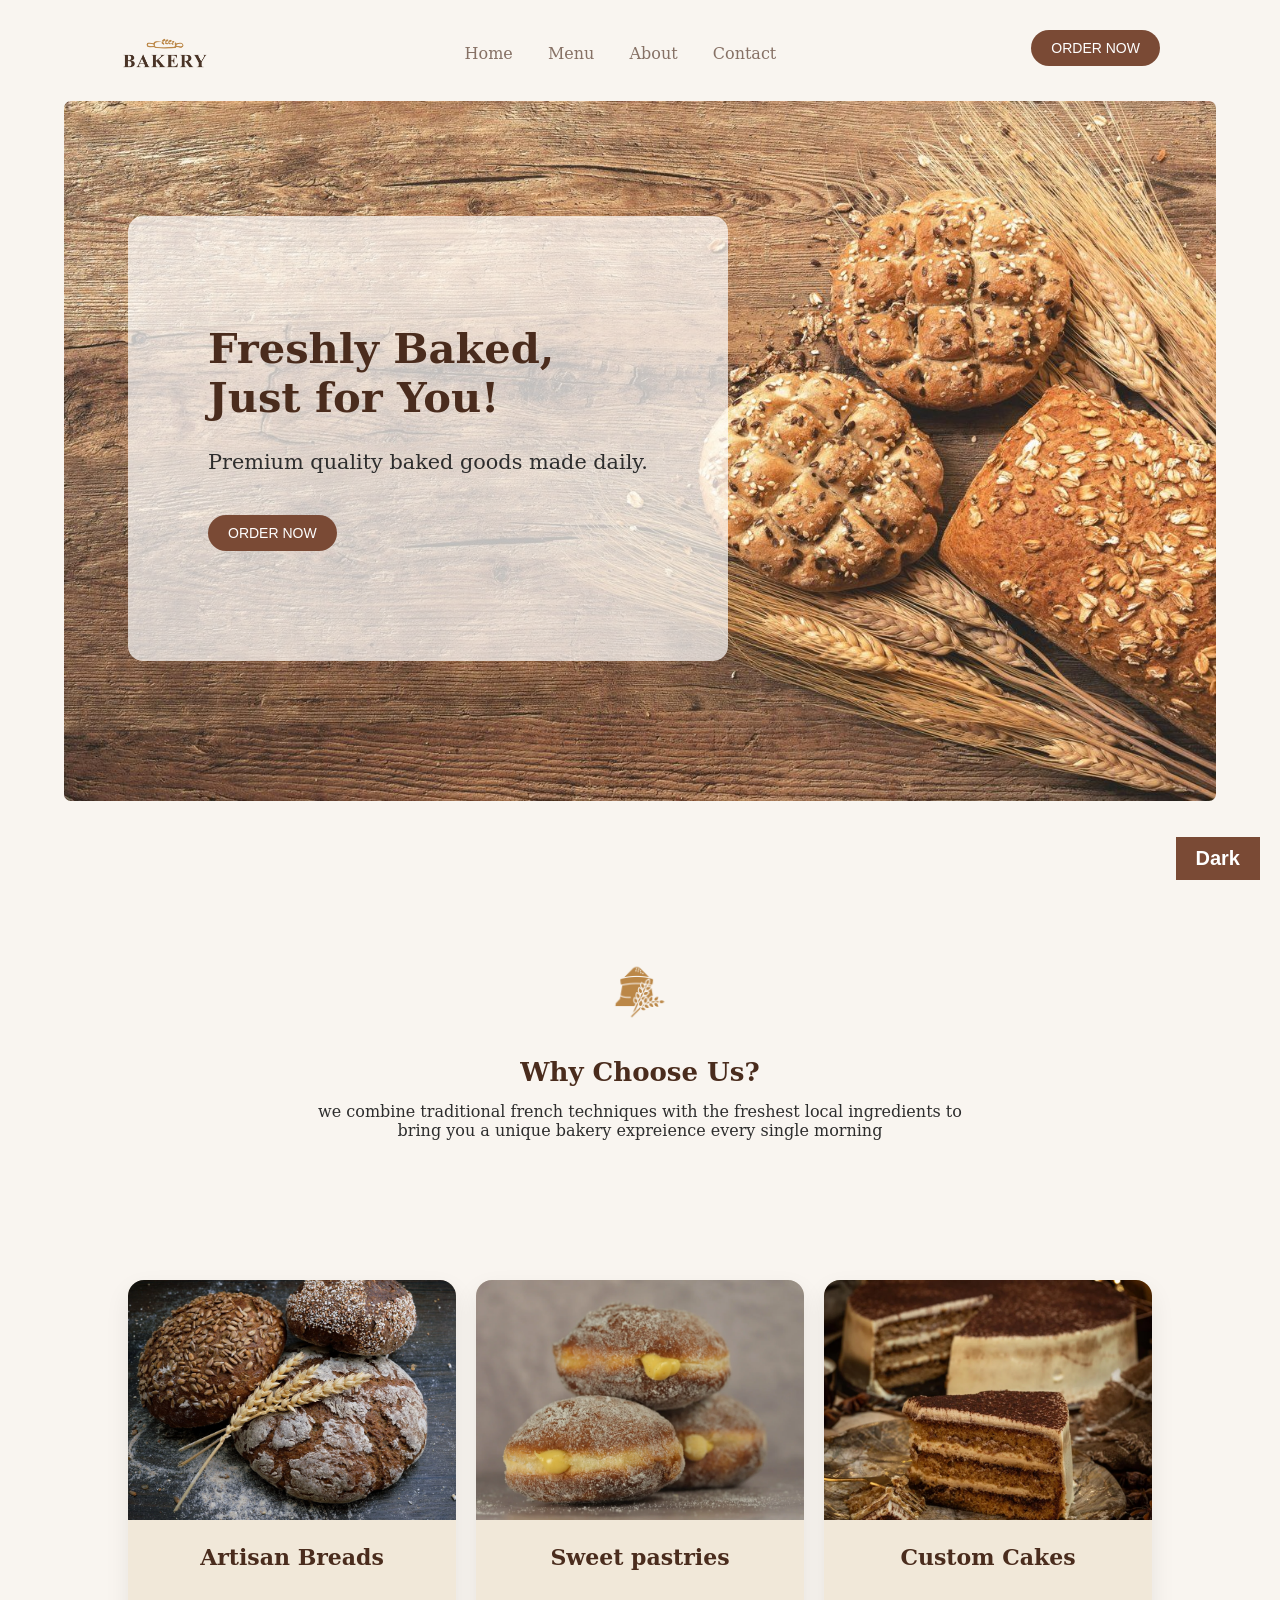
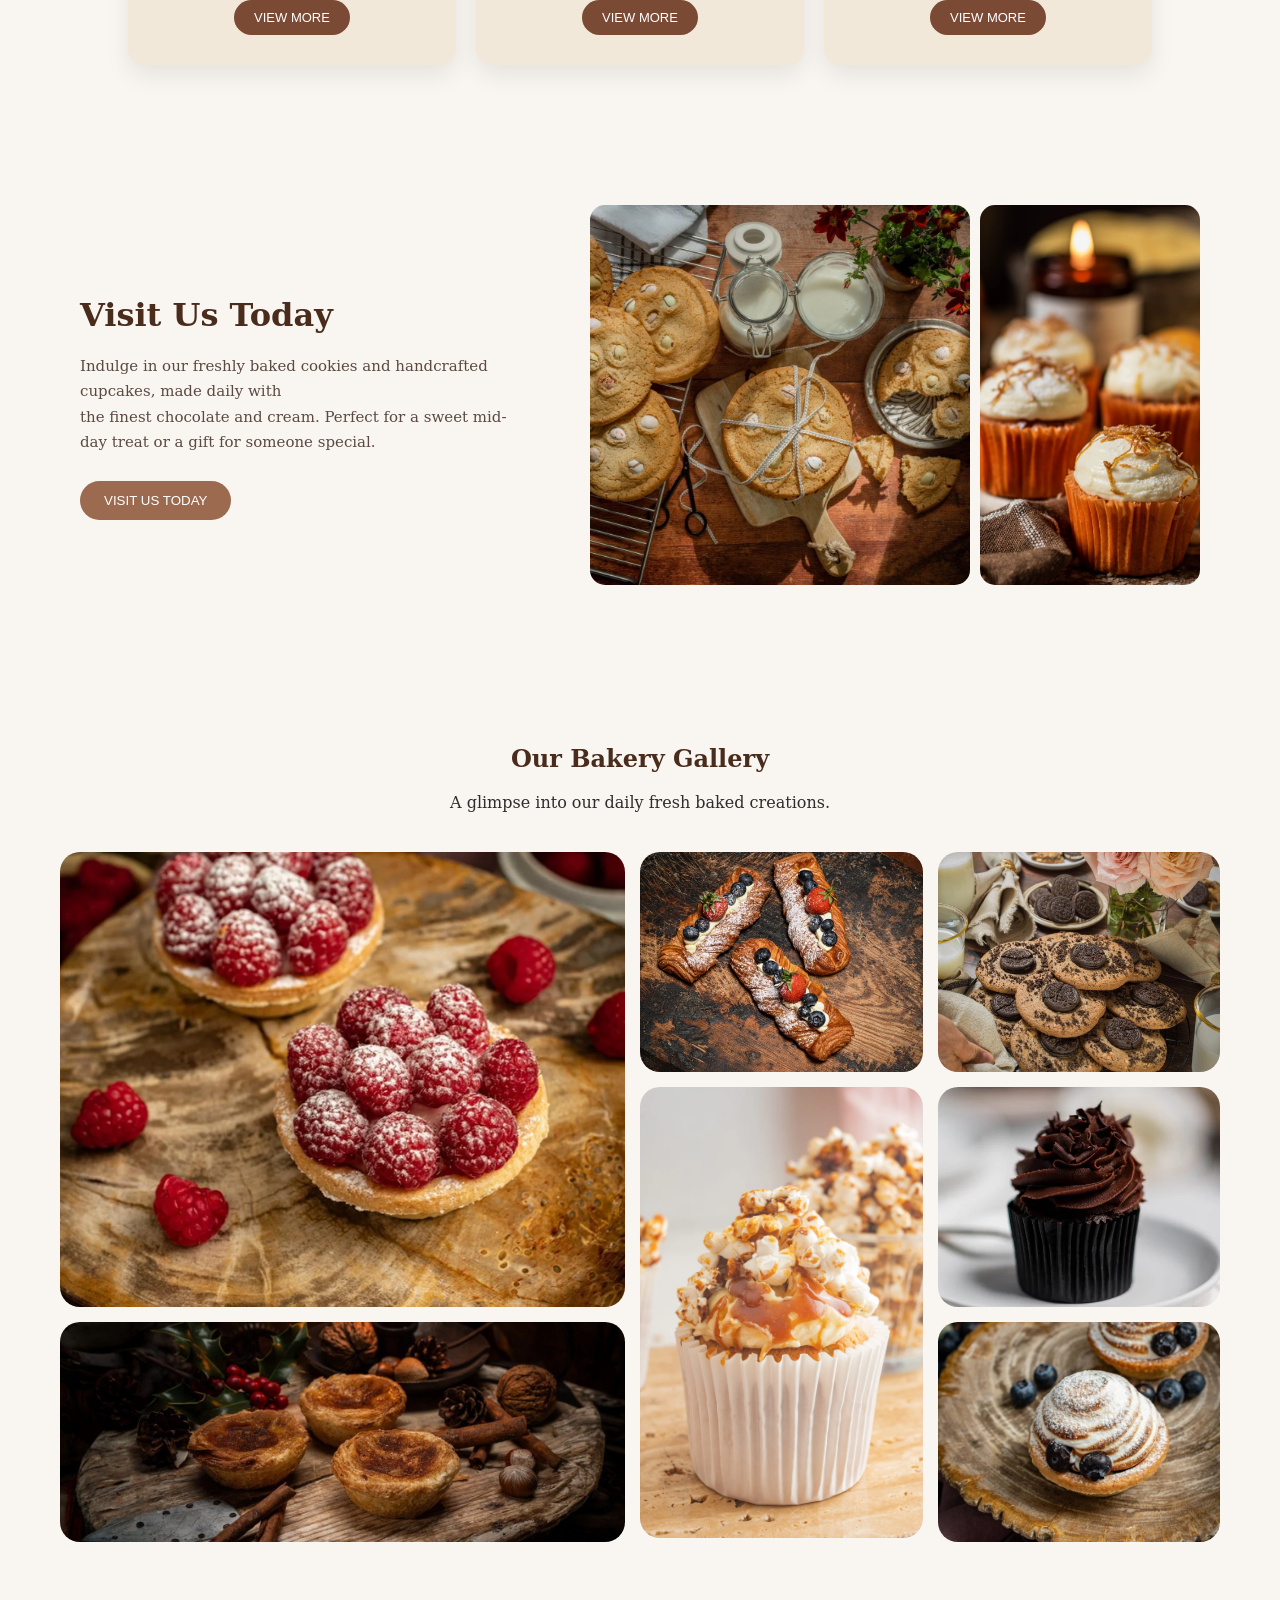
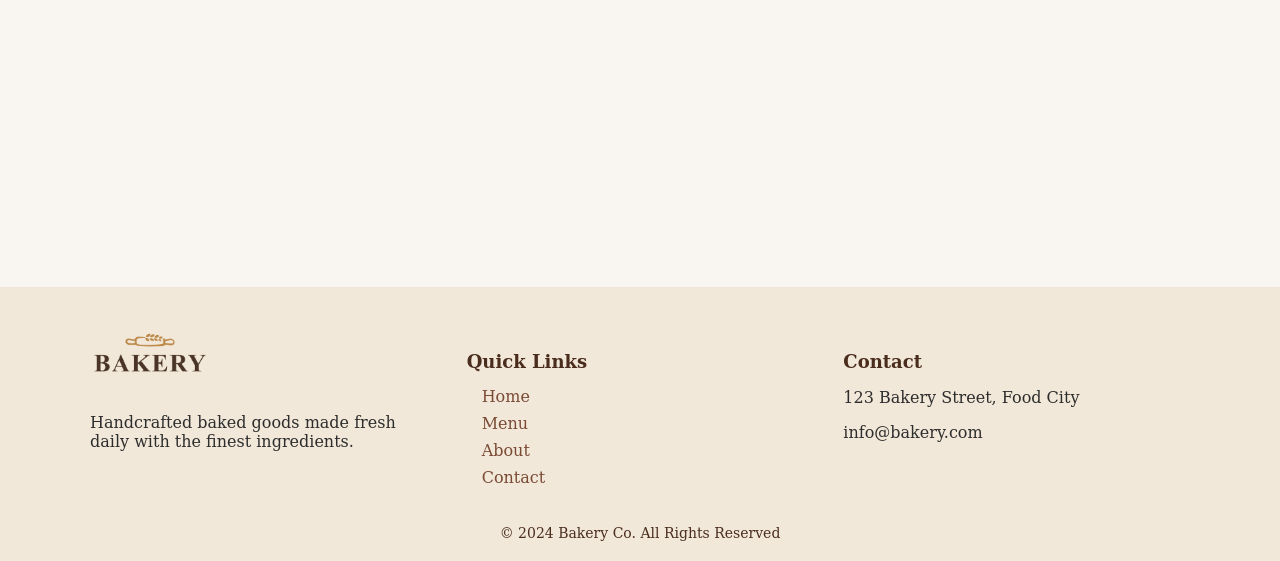
<file: src/index.html>
<!DOCTYPE html>
<html lang="en">

<head>
  <meta charset="UTF-8">
  <title>Bakery</title>
  <link rel="stylesheet" href="style.css">
</head>

<body>

  <header class="header">
    <img src="images/logo.png" alt="Bakery Logo">
    <nav>
      <a href="index.html">Home</a>
      <a href="menu.html">Menu</a>
      <a href="about.html">About</a>
      <a href="contact.html">Contact</a>
    </nav>
    <button class="btn">ORDER NOW</button>
  </header>

  <div class="hero">
    <img src="images/hero1.jpg" alt="This is hero1">
    <div class="hero-text">
      <h1>Freshly Baked, <br> Just for You!</h1>
      <p>Premium quality baked goods made daily.</p>
      <button class="btn">ORDER NOW</button>
    </div>
  </div>

  <button id="dark-mood">Dark</button>
  <button id="top">TOP</button>

  <section class="why">
    <div class="why">
      <img src="images/icon.png">
      <h2>Why Choose Us?</h2>
      <p> we combine traditional french techniques with the freshest local ingredients to bring you
        a unique bakery expreience every single morning
      </p>
    </div>
    <div class="cards">
      <div class="card">
        <img src="images/bread.png">
        <h3>Artisan Breads</h3>
         
        <button class="btn small">VIEW MORE</button>
      </div>
      <div class="card">
        <img src="images/pastries.png">
        <h3> Sweet pastries </h3>
        <button class="btn small">VIEW MORE</button>
      </div>
      <div class="card">
        <img src="images/cakes.png">
        <h3>Custom Cakes</h3>
        <button class="btn small">VIEW MORE</button>
      </div>
    </div>
  </section>

  <section class="visit">
    <div class="visit-text">
      <h2>Visit Us Today</h2>
      <p>
        Indulge in our freshly baked cookies and handcrafted cupcakes, made daily with <br>
        the finest chocolate and cream. Perfect for a sweet mid-day treat or a gift for someone special.
      </p>
      <button>VISIT US TODAY</button>
    </div>
    <div class="visit-images">
      <div class="visit-images">
        <img src="images/8.png" class="big" alt="Cookies">
        <img src="images/2.png" class="small" alt="Cupcakes">
      </div>

    </div>
  </section>

  <section class="gallery">
    <h2>Our Bakery Gallery</h2>
    <div class="grid">
      <p class="gallery-text">
        A glimpse into our daily fresh baked creations.
      </p>
    </div>
    <div class="gallery-grid">
      <img src="images/4.png" class="one">
      <img src="images/5.png" class="two">
      <img src="images/9.png" class="three">
      <img src="images/6.png" class="four">
      <img src="images/1.png" class="five">
      <img src="images/74.jpeg" class="six">
      <img src="images/3.png" class="seven">
    </div>
  </section>


  <footer class="footer">
    <div class="footer-content">
      <div class="footer-col">
        <img src="images/logo.png" alt="Bakery Logo" class="footer-logo">
        <p>
          Handcrafted baked goods made fresh daily
          with the finest ingredients.
        </p>
      </div>
      <div class="footer-col">
        <h4>Quick Links</h4>
        <nav class="footer-links">
          <a href="index.html">Home</a>
          <a href="menu.html">Menu</a>
          <a href="about.html">About</a>
          <a href="contact.html">Contact</a>
        </nav>
      </div>
      <div class="footer-col">
        <h4>Contact</h4>
        <p>123 Bakery Street, Food City</p>
        <p>info@bakery.com</p>
      </div>

    </div>
    <div class="footer-copy">
      © 2024 Bakery Co. All Rights Reserved
    </div>
  </footer>


  <script src="script.js"></script>
</body>
</file>
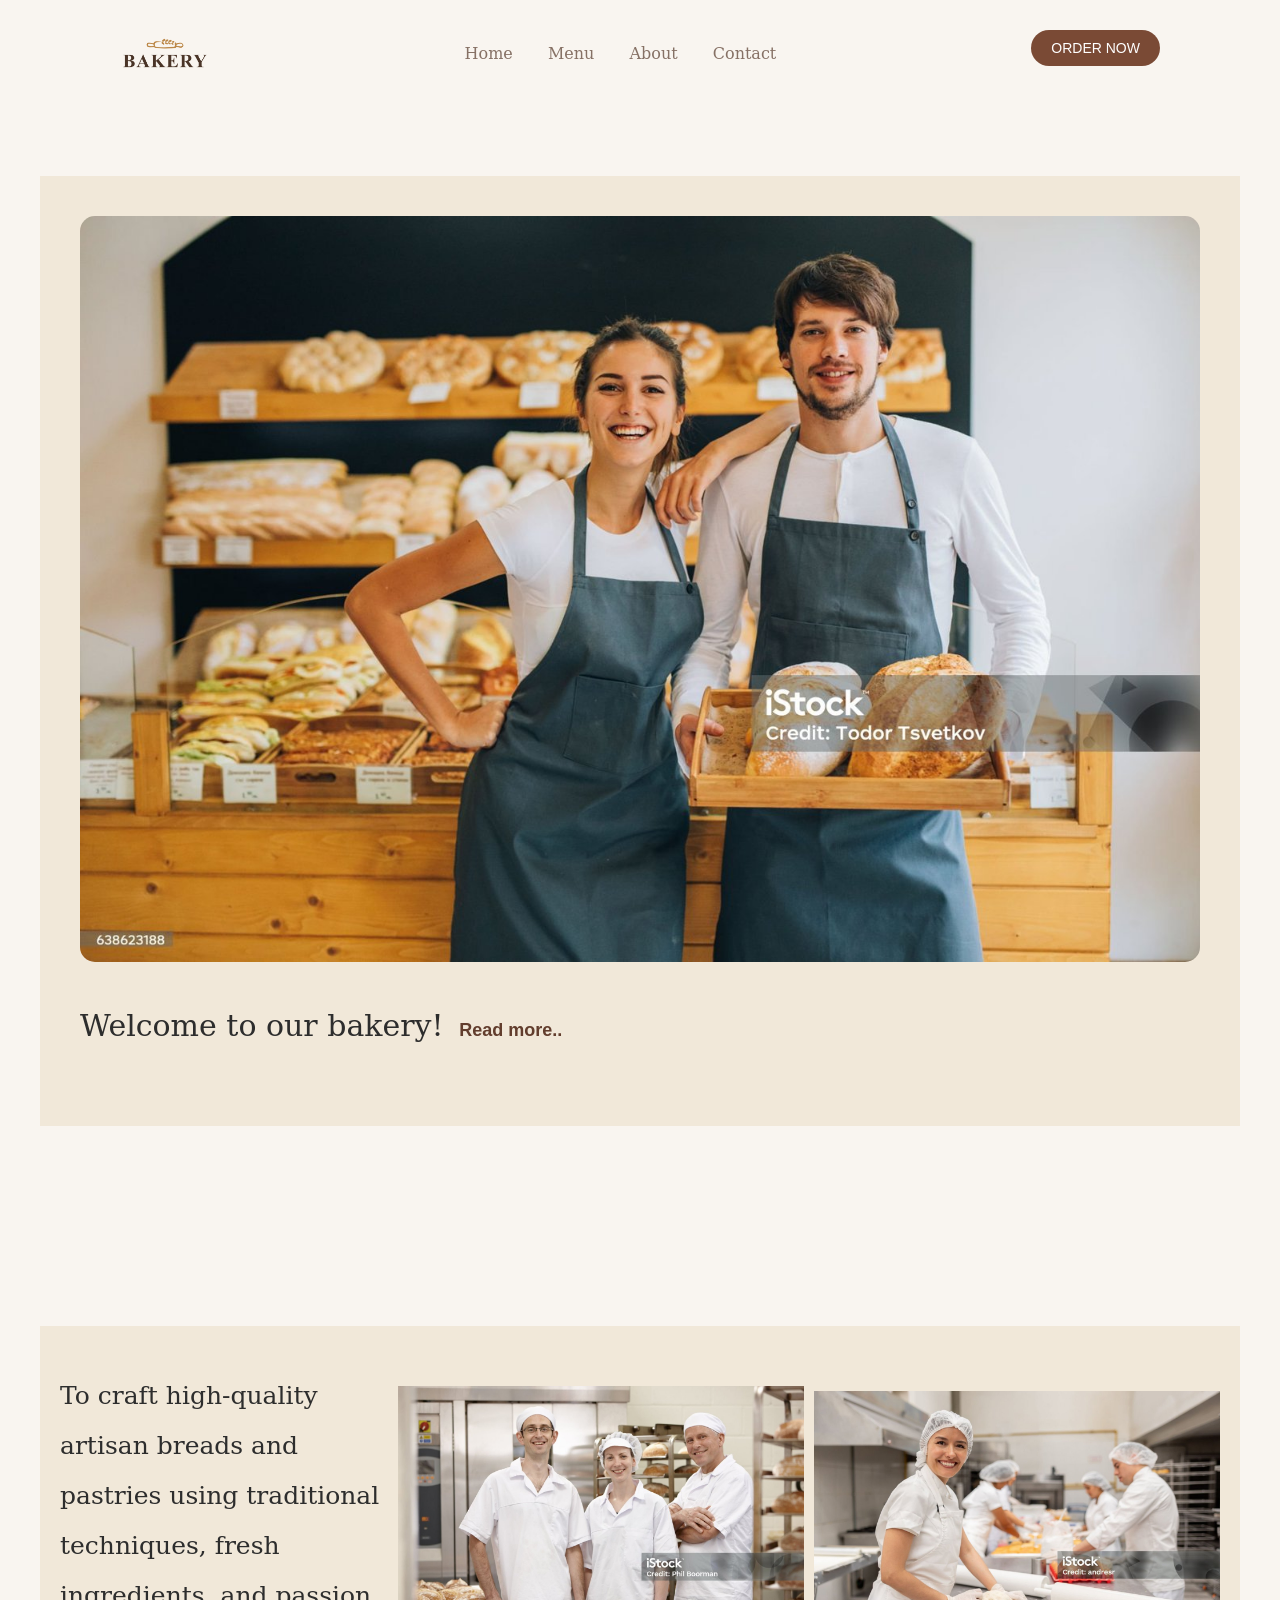
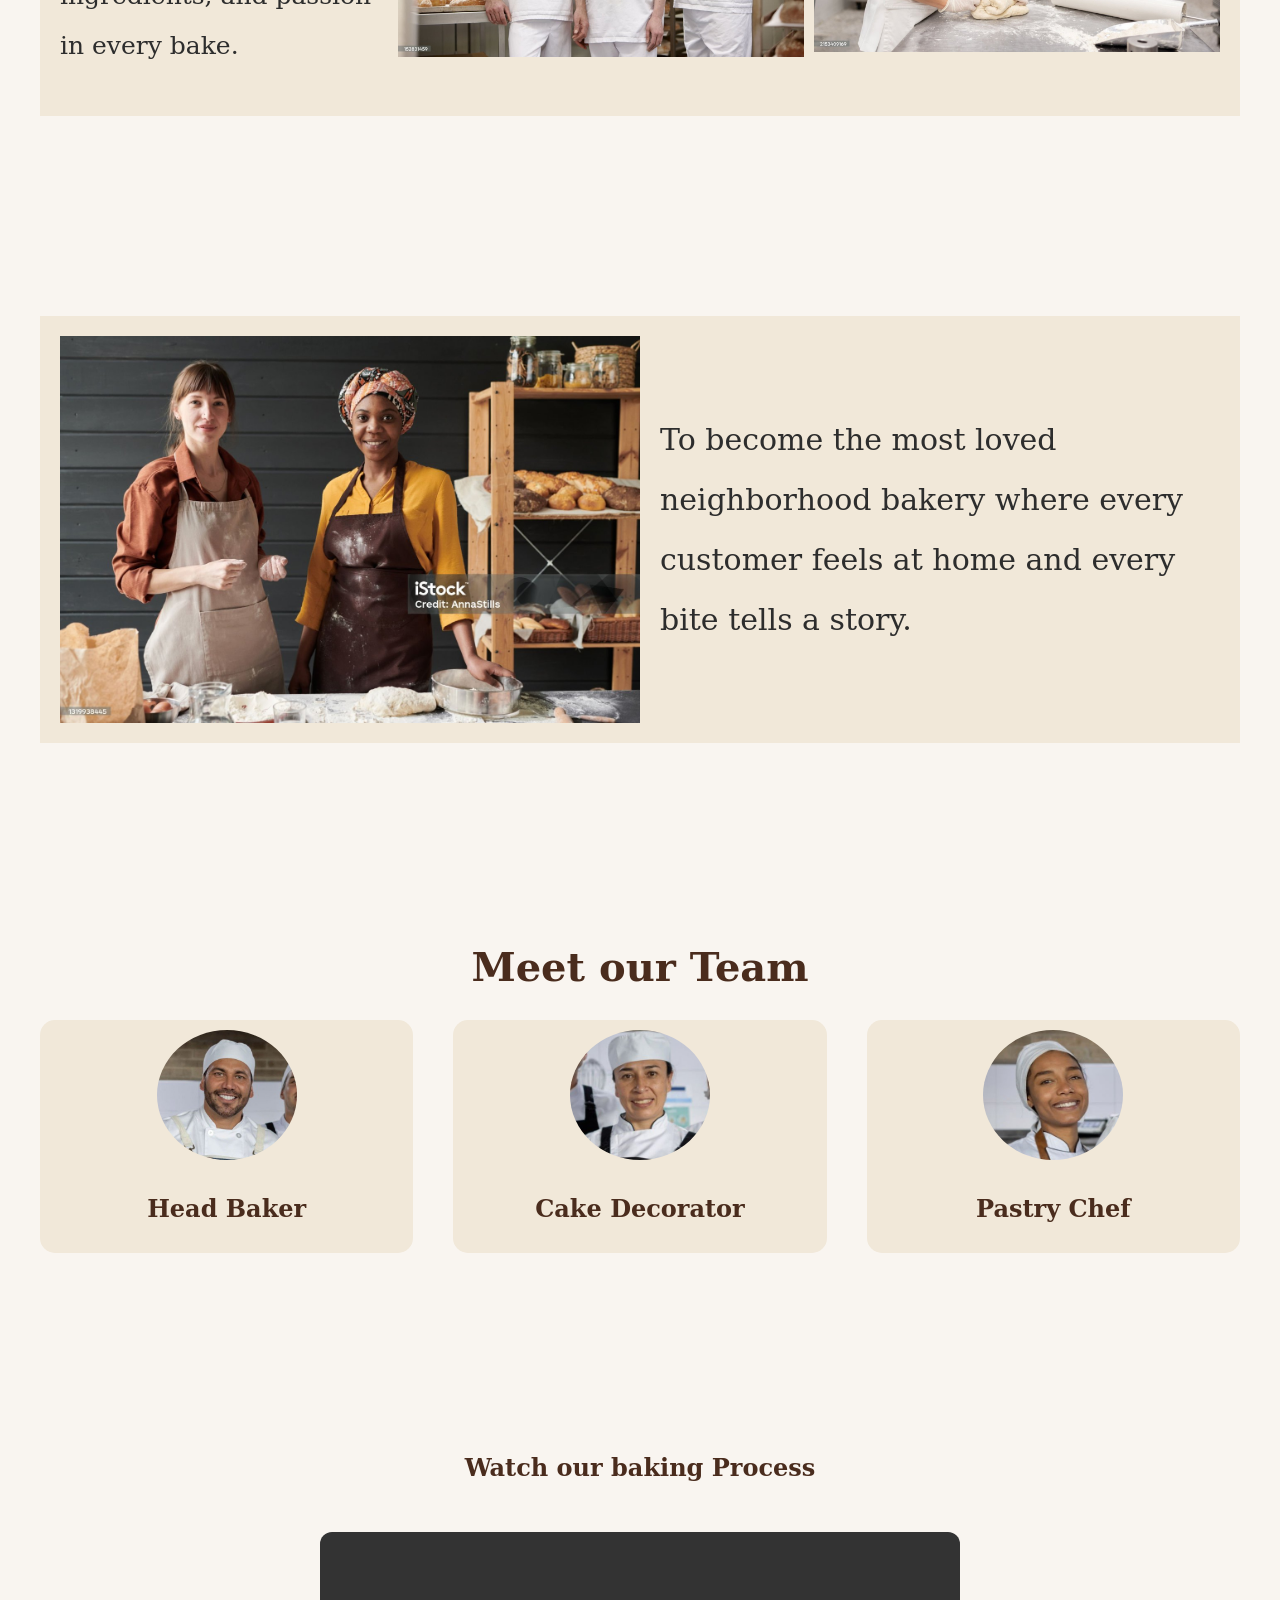
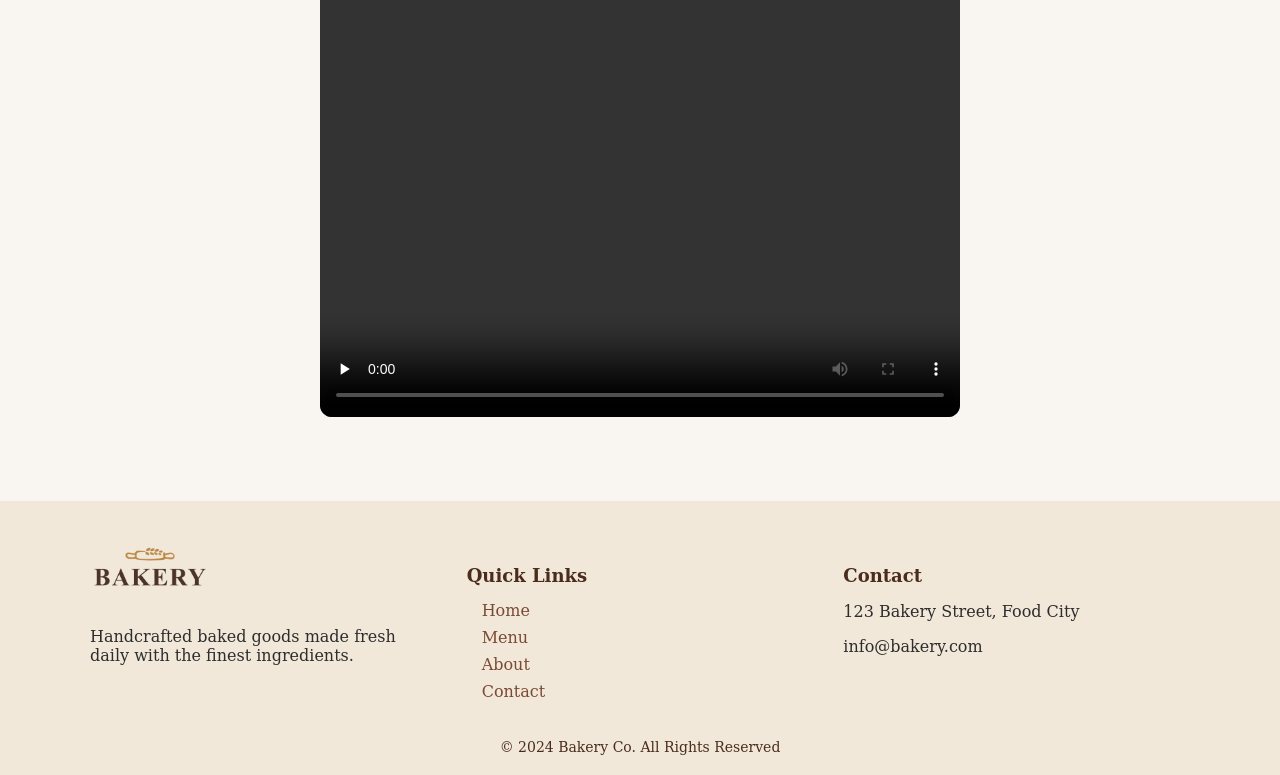
<file: src/about.html>
<!DOCTYPE html>
<html lang="en">

<head>
    <meta charset="UTF-8">
    <link rel="stylesheet" href="style.css">
    <title>Bakery/About us</title>
</head>

<body>
    <header class="header">
        <img src="images/logo.png" alt="Bakery Logo">
        <nav>
            <a href="index.html">Home</a>
            <a href="menu.html">Menu</a>
            <a href="about.html">About</a>
            <a href="contact.html">Contact</a>
        </nav>
        <button class="btn">ORDER NOW</button>
    </header>

    <section class="story">

        <div class="story-card">
            <img src="about/1.jpg" alt="picforUs">
            <p>Welcome to our bakery! <span id="read-more">our story begins with a passion for baking that has been
                    passed down through
                    generation. it all started in small kitchen where our grandma spend hours perfecting her recipes .
                    she believed that baking is not just about making bread and pastries , it is about creating memories
                    and
                    sharing love through food .Today our bakery continues to honor my grandma legacy by using only the
                    finest ingreints and traditional
                    techniques.</span> <button id="read-more-btn">Read more..</button>

            </p>
        </div>


    </section>


    <section class="mission">

        <div class="mission-card">
            <p> To craft high-quality artisan breads and pastries using
                traditional techniques, fresh ingredients, and passion in every bake.</p>
            <img src="about/2.jpg" alt="picforUs">
            <img src="about/6.jpg" alt="picforUs">
        </div>

    </section>

    <section class="vision">
        <div class="vision-card">
            <img src="about/5.jpg" alt="picforUs">
            <p>
                To become the most loved neighborhood bakery where every
                customer feels at home and every bite tells a story.
            </p>
        </div>

    </section>


    <section class="team">
        <h1>Meet our Team</h1>
        <div class="team-grid">
            <div class="member">
                <img src="about/head-baker.jpg" alt="Head baker">
                <h2>Head Baker</h2>
            </div>
            <div class="member">
                <img src="about/cake-decorator.jpg" alt="Cake decorator">
                <h2>Cake Decorator</h2>
            </div>
            <div class="member">
                <img src="about/pastry-chef.jpg" alt="Pastry chef">
                <h2>Pastry Chef</h2>
            </div>

        </div>

    </section>


    <section class="video-sec">
        <h1> Watch our baking Process</h1>
        <video controls preload="none" class="video" title="Baking Process">
            <source src="about/baking-process.mp4" type="video/mp4">
            Your browser does not support the video tag.
        </video>

    </section>


    <footer class="footer">
        <div class="footer-content">
            <div class="footer-col">
                <img src="images/logo.png" alt="Bakery Logo" class="footer-logo">
                <p>
                    Handcrafted baked goods made fresh daily
                    with the finest ingredients.
                </p>
            </div>
            <div class="footer-col">
                <h4>Quick Links</h4>
                <nav class="footer-links">
                    <a href="index.html">Home</a>
                    <a href="menu.html">Menu</a>
                    <a href="about.html">About</a>
                    <a href="contact.html">Contact</a>
                </nav>
            </div>
            <div class="footer-col">
                <h4>Contact</h4>
                <p>123 Bakery Street, Food City</p>
                <p>info@bakery.com</p>
            </div>
        </div>
        <div class="footer-copy">
            © 2024 Bakery Co. All Rights Reserved
        </div>
    </footer>
    <script src="script.js"></script>
</body>

</html>
</file>
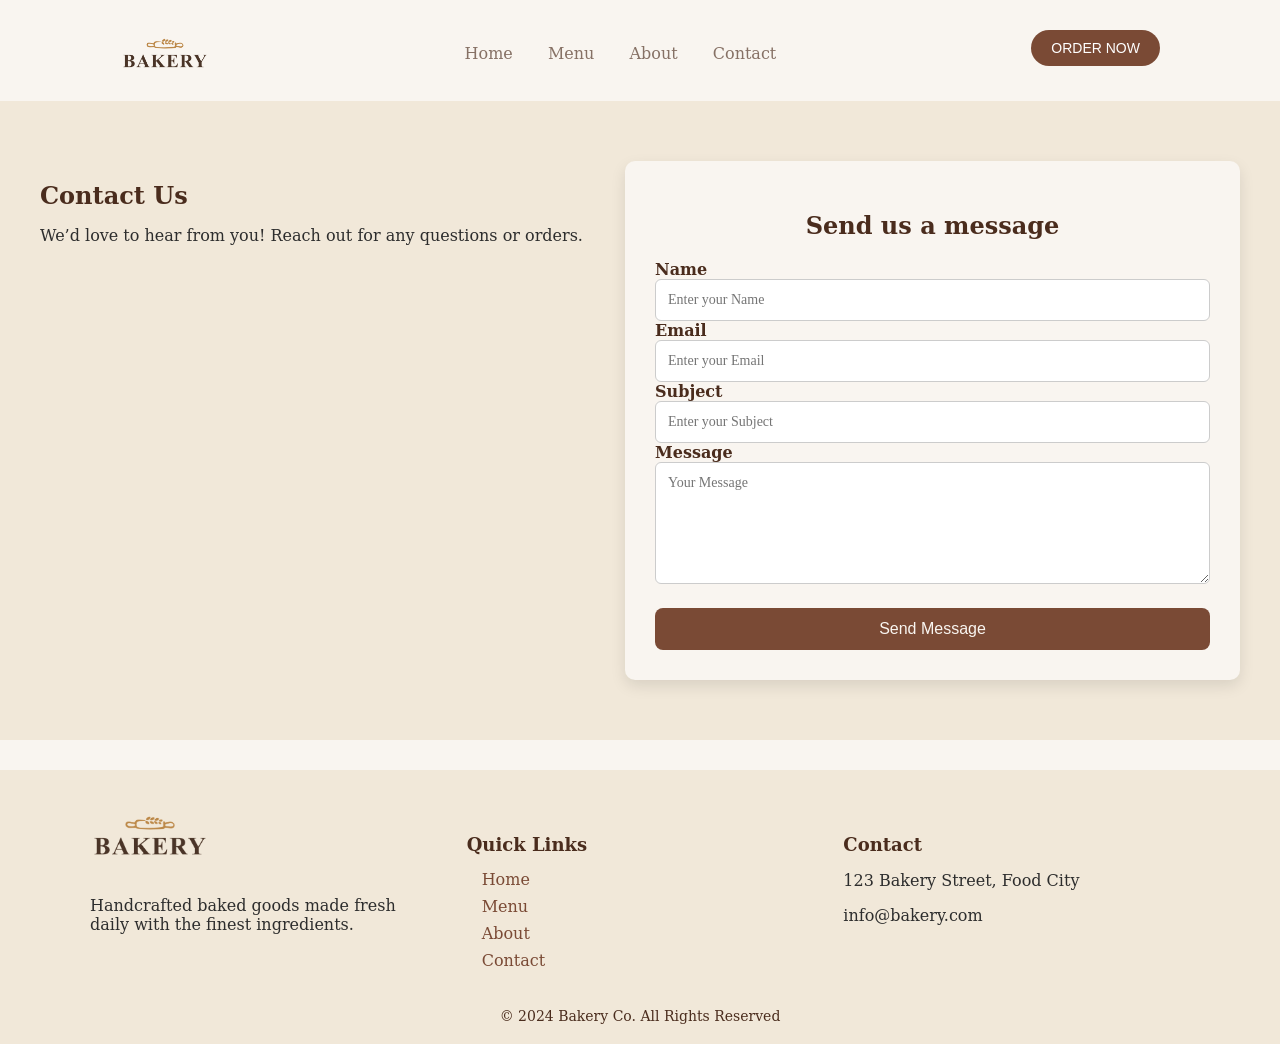
<file: src/contact.html>
<!DOCTYPE html>
<html lang="en">

<head>
  <meta charset="UTF-8">
  <title>Contact Us | Bakery</title>
  <link rel="stylesheet" href="style.css">
</head>

<body>
  <header class="header">
    <div class="header-container">
      <img src="images/logo.png" alt="Bakery Logo">
      <nav>
        <a href="index.html">Home</a>
        <a href="menu.html">Menu</a>
        <a href="about.html">About</a>
        <a href="contact.html">Contact</a>
      </nav>
      <button class="btn">ORDER NOW</button>
    </div>
  </header>

  <section class="contact-section">
    <div class="contact-container">
      <div class="contact-info ">
        <h2>Contact Us</h2>
        <p>We’d love to hear from you! Reach out for any questions or orders. </p>
        <div class="map">
          <iframe
            src="https://www.google.com/maps/embed?pb=!1m17!1m12!1m3!1d3401.381404164171!2d34.4457949245829!3d31.513682974216955!2m3!1f0!2f0!3f0!3m2!1i1024!2i768!4f13.1!3m2!1m1!2zMzHCsDMwJzQ5LjMiTiAzNMKwMjYnMzUuNiJF!5e0!3m2!1sar!2s!4v1769519881315!5m2!1sar!2s"
            width="600" height="450" style="border:0;" allowfullscreen="" loading="lazy"
            referrerpolicy="no-referrer-when-downgrade"></iframe>
        </div>
      </div>
      <div class="contact-form">
        <h2>Send us a message</h2>
         <form id="form">
          <div>
            <label for="name">Name</label><br>
            <input type="text" id="name" name="name" placeholder="Enter your Name">
            <div class="error" id="nameError"></div>
          </div>

          <div>
            <label for="email">Email</label><br>
            <input type="email" id="email" name="email" placeholder="Enter your Email">
            <div class="error" id="emailError"></div>
          </div>

          <div>
            <label for="subject">Subject</label><br>
            <input type="text" id="subject" name="subject" placeholder="Enter your Subject">
            <div class="error" id="subjectError"></div>
          </div>

          <div>
            <label for="message">Message</label><br>
            <textarea id="message" name="message" placeholder="Your Message" rows="6" cols="30"></textarea>
            <div class="error" id="messageError"></div>
          </div>

          <button type="submit">Send Message</button>
        </form>
      </div>
    </div>
  </section>

  <footer class="footer">
    <div class="footer-content">
      <div class="footer-col">
        <img src="images/logo.png" alt="Bakery Logo" class="footer-logo">
        <p>
          Handcrafted baked goods made fresh daily
          with the finest ingredients.
        </p>
      </div>
      <div class="footer-col">
        <h4>Quick Links</h4>
        <nav class="footer-links">
          <a href="index.html">Home</a>
          <a href="menu.html">Menu</a>
          <a href="about.html">About</a>
          <a href="contact.html">Contact</a>
        </nav>
      </div>
      <div class="footer-col">
        <h4>Contact</h4>
        <p>123 Bakery Street, Food City</p>
        <p>info@bakery.com</p>
      </div>
    </div>
    <div class="footer-copy">
      © 2024 Bakery Co. All Rights Reserved
    </div>
  </footer>


  <script src="script.js"></script>

</body>

</html>
</file>
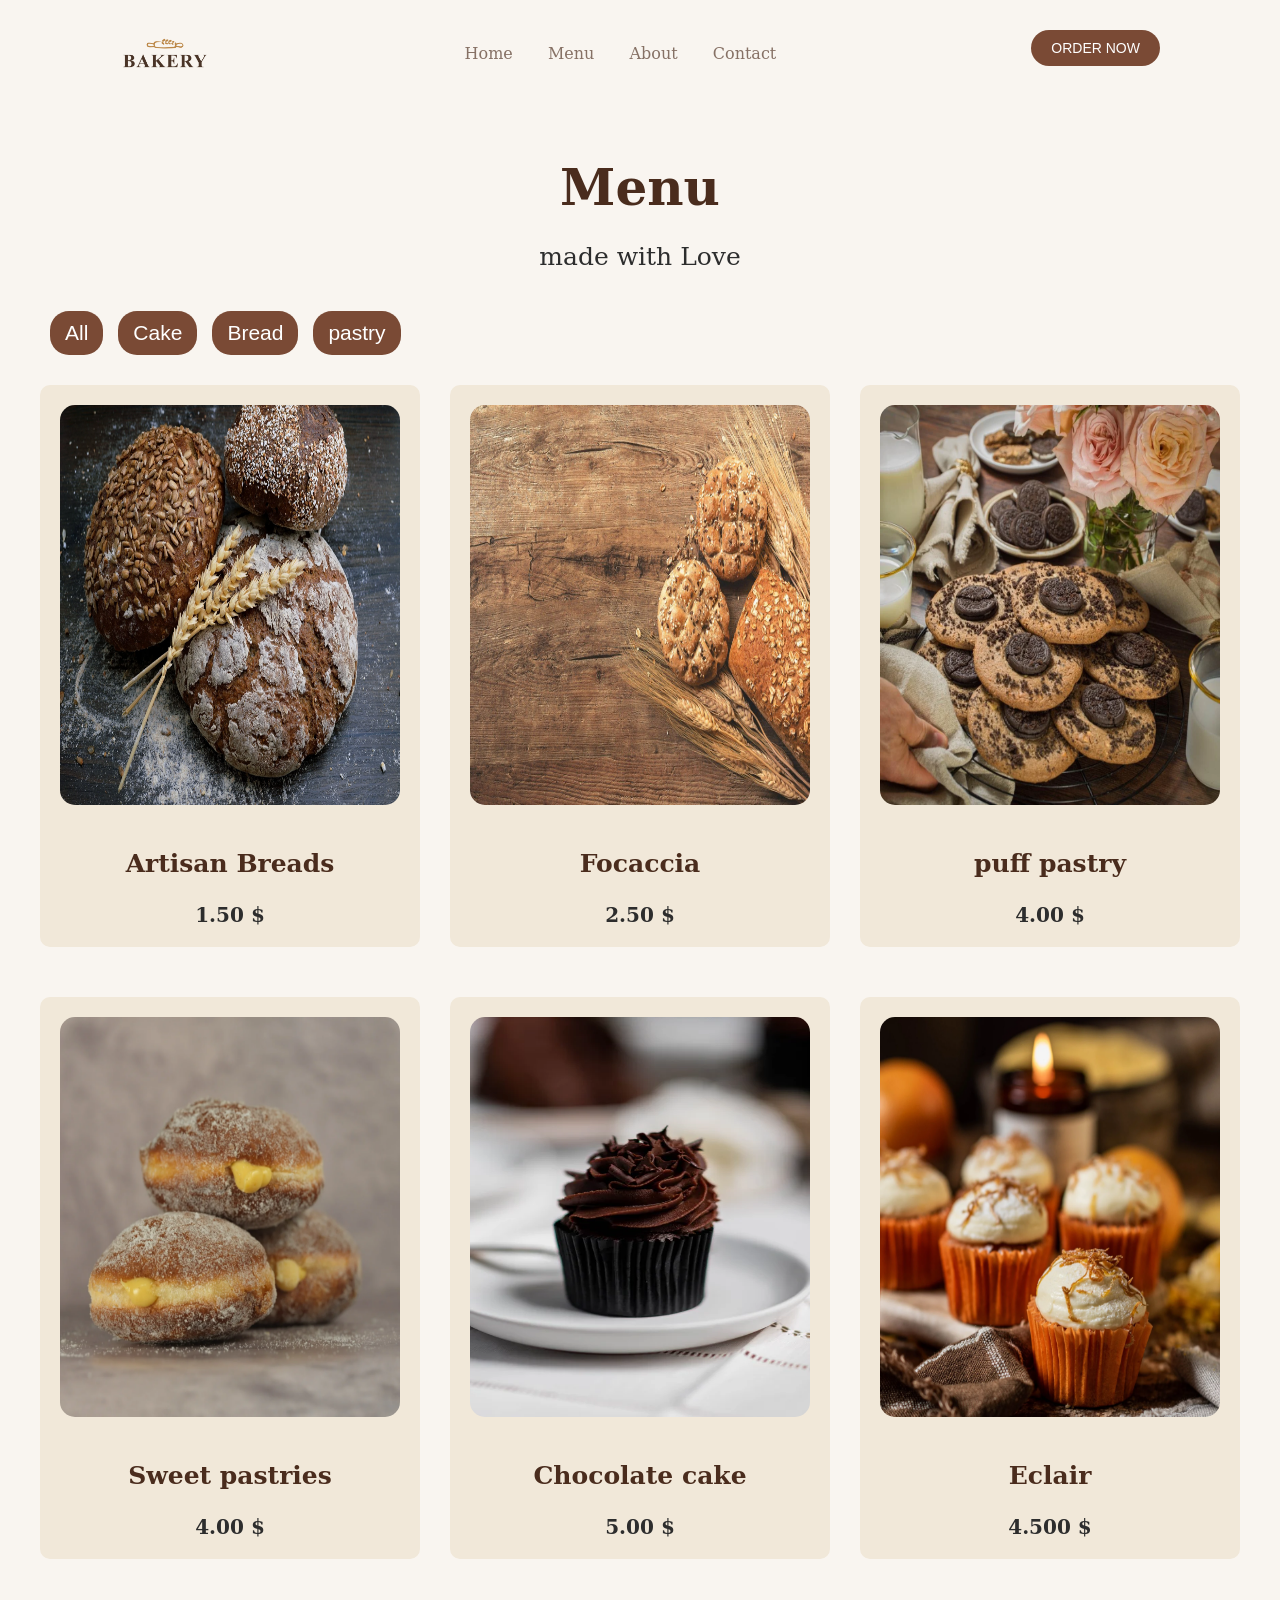
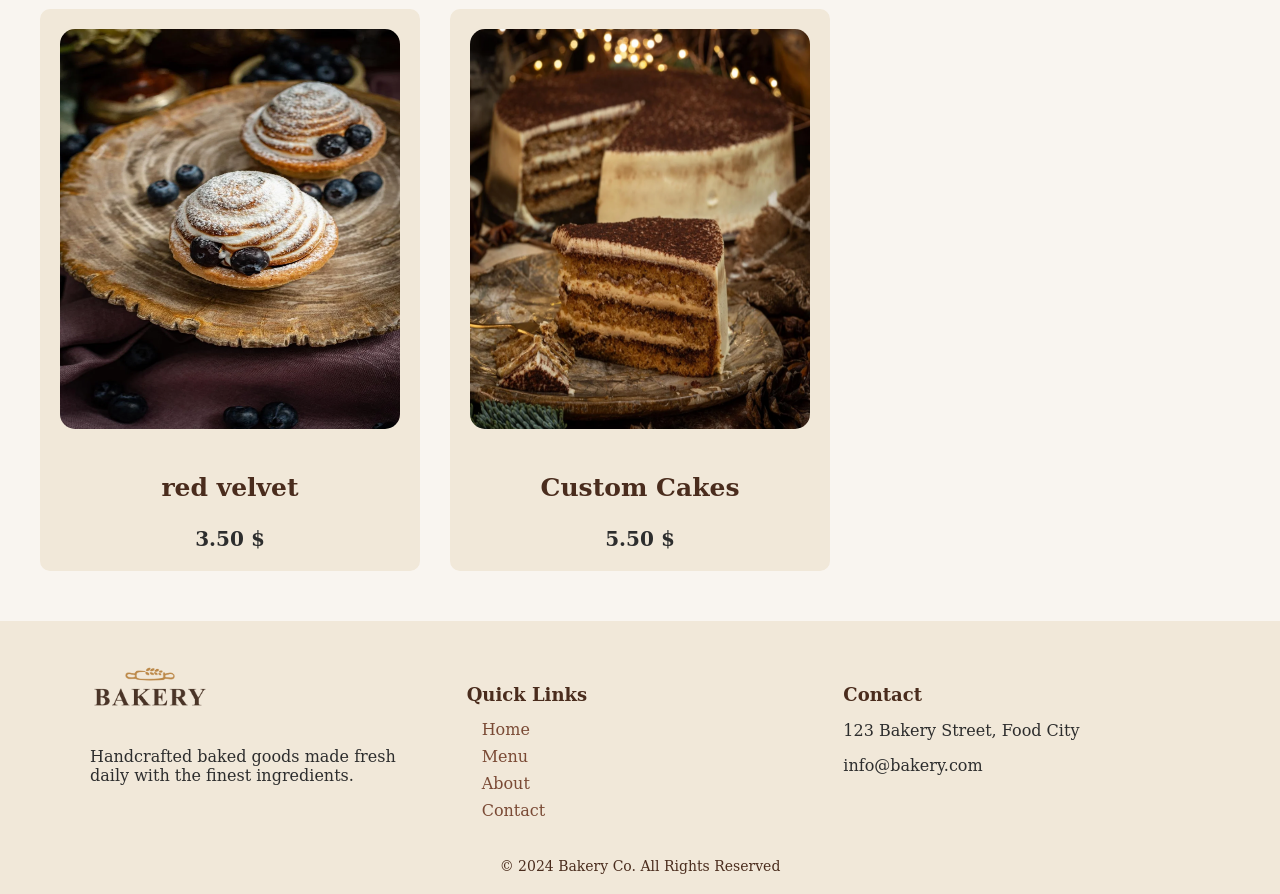
<file: src/menu.html>
<!DOCTYPE html>
<html lang="en">

<head>
    <meta charset="UTF-8">
    <title>Bakery/Menu</title>
    <link rel="stylesheet" href="style.css">
</head>

<body>
    <header class="header">
        <img src="images/logo.png" alt="Bakery Logo">
        <nav>
            <a href="index.html">Home</a>
            <a href="menu.html">Menu</a>
            <a href="about.html">About</a>
            <a href="contact.html">Contact</a>
        </nav>
        <button class="btn">ORDER NOW</button>
    </header>

    <section class="menu">
        <h2>Menu</h2>
        <p>made with Love </p>
    </section>
    <div class="filter">
        <button id="button-all">All</button>
        <button id="button-cake">Cake</button>
        <button id="button-bread">Bread</button>
        <button id="button-pastry">pastry</button>
    </div>

    <section class="products">
        <div class="bread">
            <img src="images/bread.png" alt="bread">
            <h3>Artisan Breads</h3>
            <span>1.50 $</span>
        </div>

        <div class="bread">
            <img src="images/hero1.jpg" alt="bread">
            <h3>Focaccia</h3>
            <span>2.50 $</span>
        </div>

        <div class="pastry">
            <img src="images/9.png" alt="pastry">
            <h3> puff pastry</h3>
            <span>4.00 $</span>
        </div>

        <div class="pastry">
            <img src="images/pastries.png" alt="pastry">
            <h3> Sweet pastries</h3>
            <span>4.00 $</span>
        </div>

        <div class="cake">
            <img src="images/1.png" alt="Cake">
            <h3>Chocolate cake</h3>
            <span>5.00 $</span>
        </div>

        <div class="cake">
            <img src="images/2.png" alt="Cake">
            <h3>Eclair</h3>
            <span>4.500 $</span>
        </div>

        <div class="cake">
            <img src="images/3.png" alt="Cake">
            <h3> red velvet</h3>
            <span>3.50 $</span>
        </div>

        <div class="cake">
            <img src="images/cakes.png" alt="Cake">
            <h3> Custom Cakes</h3>
            <span>5.50 $</span>
        </div>

    </section>
    
    <footer class="footer">
        <div class="footer-content">
            <div class="footer-col">
                <img src="images/logo.png" alt="Bakery Logo" class="footer-logo">
                <p>
                    Handcrafted baked goods made fresh daily
                    with the finest ingredients.
                </p>
            </div>
            <div class="footer-col">
                <h4>Quick Links</h4>
                <nav class="footer-links">
                    <a href="index.html">Home</a>
                    <a href="menu.html">Menu</a>
                    <a href="about.html">About</a>
                    <a href="contact.html">Contact</a>
                </nav>
            </div>
            <div class="footer-col">
                <h4>Contact</h4>
                <p>123 Bakery Street, Food City</p>
                <p>info@bakery.com</p>
            </div>

        </div>
        <div class="footer-copy">
            © 2024 Bakery Co. All Rights Reserved
        </div>
    </footer>

    <script src="script.js"></script>
</body>


</html>
</file>
<file: src/style.css>
body {
  box-sizing: border-box;
  margin: 0;
  font-family: 'serif', 'Times New Roman', Times, serif;
  background-color: #F9F5F0;
  color: #2D2D2D;
}

h1,
h2,
h3 {
  color: #4A2C1D;
}

#dark-mood {
  position: fixed;
  bottom: 20px;
  right: 20px;
  font-size: 20px;
  font-weight: bold;
  background-color: #7A4A35;
  color: white;
  border: none;
  padding: 10px 20px;
  cursor: pointer;
}


#top {
  position: fixed;
  bottom: 20px;
  left: 20px;
  font-size: 20px;
  font-weight: bold;
  background-color: #7A4A35;
  color: white;
  border: none;
  padding: 10px 20px;
  display: none;
  cursor: pointer;
}

#dark-mood:hover {
  background-color: transparent;
  color: #7A4A35;
}

#top:hover {
  background-color: transparent;
  color: #7A4A35;
}


.header {
  display: flex;
  justify-content: space-around;
  align-items: center;
  margin-top: 10px;
  margin-bottom: 5px;
}

.header-container {
  display: flex;
  justify-content: space-around;
  align-items: center;
  width: 100%;
}

.header img {
  width: 7%;
}

nav a {
  margin: 0 15px;
  text-decoration: none;
  color: #4a2c1da8;
}

.btn {
  background-color: #7A4A35;
  color: white;
  border: none;
  padding: 10px 20px;
  border-radius: 20px;
}

.hero {
  position: relative;
  width: 100%;
  margin: auto;
}

.hero img {
  width: 90%;
  margin: auto;
  display: block;
  height: 700px;
  border-radius: 7px;

}

.hero-text {
  padding: 80px;
  font-size: 130%;
  border-radius: 15px;
  position: absolute;
  bottom: 20%;
  left: 10%;
  background-color: rgba(255, 255, 255, 0.7);
}

.why {
  padding: 80px 10%;
  text-align: center;
}

.why>.why img {
  width: 60px;
  margin-bottom: 10px;
}

.why h2 {
  font-size: 26px;
  margin-bottom: 15px;
}

.why p {
  max-width: 650px;
  margin: 0 auto 60px;
  color: #2D2D2D;
}

.cards {
  display: grid;
  grid-template-columns: repeat(auto-fit, minmax(280px, 1fr));
  gap: 20px;
}

.card {
  background-color: #F1E8D9;
  border-radius: 16px;
  overflow: hidden;
  box-shadow: 0 10px 25px rgba(0, 0, 0, 0.08);
}


.card img {
  width: 100%;
  height: 240px;
  object-fit: cover;
}

.card h3  ,h{
  margin: 20px 0 10px;
  font-size: 22px;
}


.btn {
  margin: 20px 0 30px;
  padding: 10px 24px;
  border: none;
  border-radius: 30px;
  background-color: #8b5a3c;
  color: #fff;
  font-size: 14px;
  cursor: pointer;
}

.btn:hover {
  background-color: #6f452d;
}

.btn.small {
  font-size: 13px;
}



.visit {
  display: flex;
  align-items: center;
  justify-content: space-between;
  padding: 60px 80px;
  gap: 60px;
}

.visit-text {
  max-width: 880px;
}

.visit-text h2 {
  font-size: 32px;
  margin-bottom: 20px;
}

.visit-text p {
  font-size: 15px;
  line-height: 1.7;
  color: #5a4a42;
  margin-bottom: 25px;
}

.visit-text button {
  padding: 12px 24px;
  background-color: #9c6b4f;
  color: white;
  border: none;
  border-radius: 25px;
  cursor: pointer;
}

.visit-text button:hover {
  background-color: #7e543d;
}

.visit-images {
  display: flex;
  gap: 10px;
}

.visit-images img.big {
  width: 550 px;
  height: 380px;
}

.visit-images img.small {
  width: 220px;
  height: inherit;
}

.visit-images img {
  object-fit: cover;
  border-radius: 15px;
}

.gallery {
  padding: 80px 60px;
  text-align: center;
}

.gallery-text {
  margin-bottom: 40px;
}

.gallery-grid {
  display: grid;
  grid-template-columns: 2fr 1fr 1fr;
  grid-template-rows: repeat( 4, 220px);
  gap: 15px;
}

.gallery-grid img {
  width: 100%;
  height: 100%;
  object-fit: cover;
  border-radius: 20px;
}


/* الصورة الكبيرة */
.gallery-grid .one {
  grid-column: 1 / 2;
  grid-row: 1 / 3;
}

/* الصور العلوية */
.gallery-grid .two {
  grid-column: 2 / 3;
  grid-row: 1 / 2;
}

.gallery-grid .three {
  grid-column: 3 / 4;
  grid-row: 1 / 2;
}

/* الصور الوسط */
.gallery-grid .four {
  grid-column: 2 / 3;
  grid-row: 2 / 3;
  width: 100%;
  height: 205%;
}

.gallery-grid .five {
  grid-column: 3 /4;
  grid-row: 2 / 3;
}


.gallery-grid .six {
  grid-column: 1 / 2;
  grid-row: 3 / 4;
}

.gallery-grid .seven {
  grid-column: 3 / 4;
  /* آخر عمود */
  grid-row: 3 / 4;
  /* آخر صف */
}




.footer {
  background-color: #F1E8D9;
  padding: 40px 0 20px;
  margin-top: 30px;
}

.footer-content {
  max-width: 1100px;
  margin: auto;
  display: grid;
  grid-template-columns: repeat(3, 1fr);
  gap: 30px;
}

.footer-col h4 {
  color: #4A2C1D;
  margin-bottom: 15px;
  font-size: 18px;
}

.footer-col p {
  color: #2D2D2D;
}

.footer-logo {
  width: 120px;
  margin-bottom: 15px;
}

.footer-links a {
  display: block;
  text-decoration: none;
  color: #7A4A35;
  margin-bottom: 8px;
  font-weight: 500;
}

.footer-links a:hover {
  text-decoration: underline;
}

.footer-copy {
  text-align: center;
  margin-top: 30px;
  font-size: 14px;
  color: #4A2C1D;
}








.menu {
  text-align: center;
  padding: 15px;
}

.menu h2 {
  font-size: 50px;
  margin-bottom: 8px;
}

.menu p {
  font-size: 25px;
}


/*  buttons */

.filter {
  display: flex;
  gap: 15px;
  margin-left: 50px;
  margin-bottom: 30px;

}

.filter button {
  background-color: #7A4A35;
  color: white;
  border: none;
  padding: 10px 15px;
  cursor: pointer;
  border-radius: 19px;
  font-size: 21px;
  transition: 0.5s ease;
}



.filter button:hover {
  background-color: transparent;
  color: #7A4A35;
  transform: scale(1.2);
}




/* products style and display  */



.products div h3 {
  font-size: 25px;

}

.products div img {
  width: 100%;
  height: 400px;
  border-radius: 15px;
  margin-bottom: 15px;

}

.products {
  display: grid;
  grid-template-columns: repeat(3, 1fr);
  gap: 30px;
  padding: 0px 40px;
}

.bread,
.pastry,
.cake {
  background-color: #F1E8D9;
  padding: 20px;
  border-radius: 10px;
  text-align: center;
  margin-bottom: 20px;

}




.products div span {
  display: block;
  font-weight: bold;
  font-size: 20px;
  margin-top: 10px;


}


/* about page style */

.story {
  padding: 0px 40px;

}

.story-card {
  padding: 40px;
  margin-top: 80px;
  background-color: #F1E8D9;
  margin-bottom: 200px;
}


.story-card img {
  width: 100%;
  border-radius: 15px;

}




.story-card p {
  text-align: left;
  font-size: 30px;
  line-height: 2;
}

#read-more {
  display: none;

}



#read-more-btn {
  border: none;
  background-color: inherit;
  color: #623d2d;
  cursor: pointer;
  font-weight: bold;
  font-size: large;


}


.mission {
  padding: 0px 40px;

}

.mission-card {
  background-color: #F1E8D9;
  display: flex;
  gap: 10px;
  padding: 20px;
  align-items: center;

}

.mission-card img {
  width: 35%;
}

.mission-card p {
  font-size: 25px;
  line-height: 2;
}



.vision {
  padding: 0px 40px;
}


.vision-card {
  margin-top: 200px;
  background-color: #F1E8D9;
  display: flex;
  gap: 20px;
  padding: 20px;
  align-items: center;
}

.vision-card img {
  width: 50%;

}

.vision-card p {
  font-size: 30px;
  line-height: 2;

}




.team h1 {
  margin-top: 200px;
  text-align: center;
  margin-bottom: 30px;
  font-size: 40px;
}


.team-grid {
  display: grid;
  grid-template-columns: repeat(3, 1fr);
  gap: 40px;
  padding: 0px 40px;
}

.member {

  text-align: center;
  background: #F1E8D9;
  padding: 10px;
  border-radius: 15px;

}

.member img {
  width: 140px;
  height: 130px;
  border-radius: 50%;
  object-fit: cover;
  margin-bottom: 10px;

}




.video-sec {
  text-align: center;
}

.video-sec h1 {
  margin-top: 200px;
  margin-bottom: 50px;
}

.video {
  width: 100%;
  max-width: 640px;
  height: 485px;
  border-radius: 12px;
  margin-bottom: 50px;
}


.btn {
  background-color: #7A4A35;
  color: white;
  border: none;
  padding: 10px 20px;
  border-radius: 20px;
}


.contact-section {
  padding: 60px 20px;
  background-color: #F1E8D9;
}

.contact-container {
  display: flex;
  flex-wrap: wrap;
  gap: 30px;
  max-width: 1200px;
  margin: 0 auto;
}

.contact-info {
  flex: 1 1 400px;
}

.contact-info h2 {
  margin-bottom: 15px;
}

.contact-info p {
  margin-bottom: 20px;
}

.contact-info .map iframe {
  width: 100%;
  height: 300px;
  border: 0;
  border-radius: 8px;
}

.contact-form {
  flex: 1 1 400px;
  background-color: #F9F5F0;
  /* Primary Background */
  padding: 30px;
  border-radius: 10px;
  box-shadow: 0 6px 15px rgba(0, 0, 0, 0.1);
}

.contact-form h2 {
  text-align: center;
}

.contact-form form {
  display: flex;
  flex-direction: column;
}

.contact-form label {
  margin-top: 10px;
  margin-bottom: 5px;
  font-weight: bold;
  color: #4A2C1D;
  /* Heading Text for labels */
}

.contact-form input,
.contact-form textarea {
  padding: 12px;
  border: 1px solid #ccc;
  border-radius: 6px;
  font-family: 'Times New Roman', Times, serif;
  font-size: 14px;
  resize: vertical;
  width: 100%;
  box-sizing: border-box;
}

.contact-form textarea {
  min-height: 120px;
}

.contact-form button {
  margin-top: 20px;
  padding: 12px;
  background-color: #7A4A35;
  /* Primary Action */
  color: #F9F5F0;
  /* Primary Background as text on button */
  font-size: 16px;
  border: none;
  border-radius: 8px;
  cursor: pointer;
  transition: background-color 0.3s ease;
}

.contact-form button:hover {
  background-color: #5c3827;
  /* Darker shade on hover */
}

.success input,
.success textarea {
  border-color: green;
}

.error input,
.error textarea {
  border-color: red;
}
</file>
